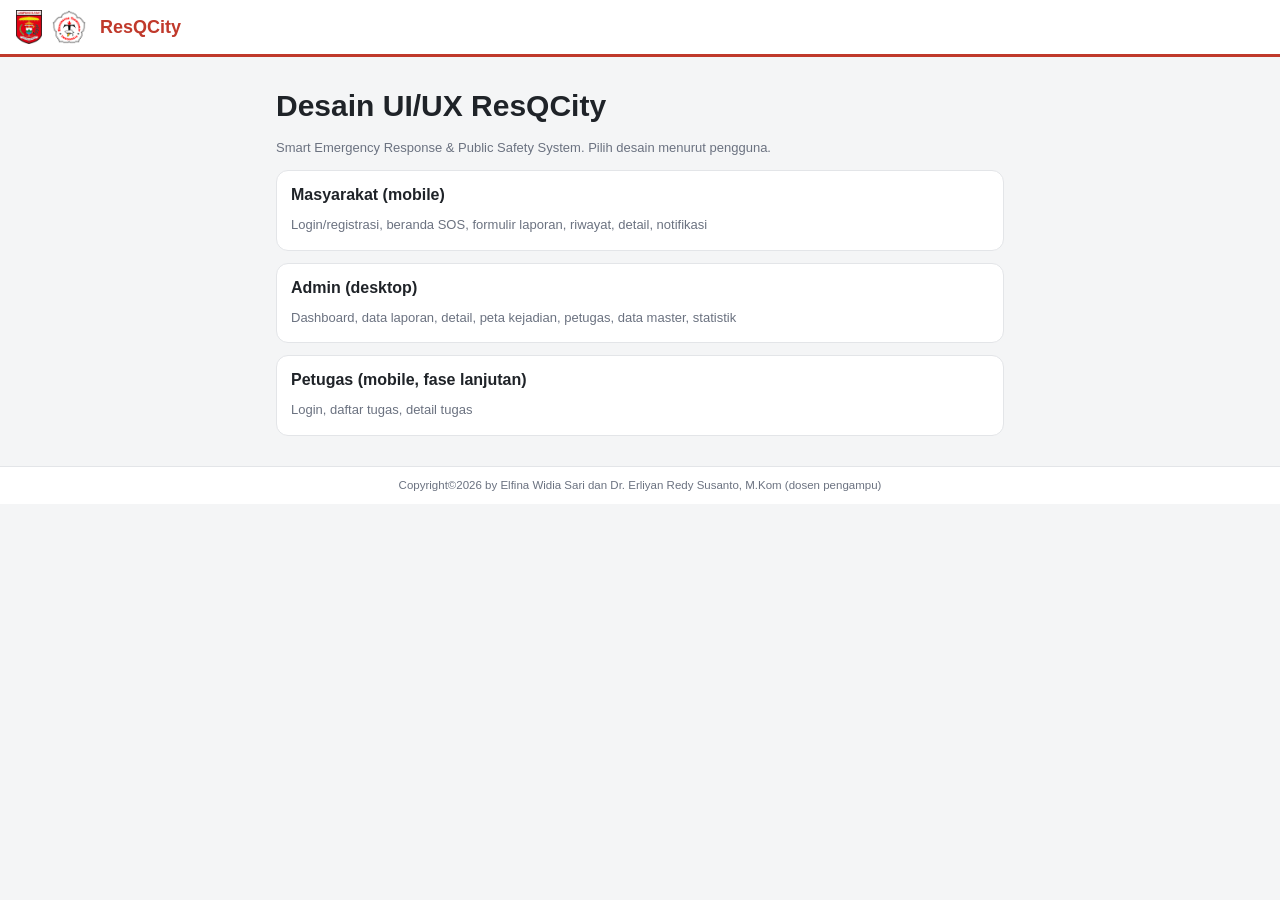
<file: index.html>
<!doctype html><html lang="id"><meta charset="utf-8"><meta name="viewport" content="width=device-width,initial-scale=1"><title>Desain ResQCity</title><link rel="stylesheet" href="style.css">
<body data-chrome="1"><div class="hub"><h1>Desain UI/UX ResQCity</h1><p class="mut">Smart Emergency Response & Public Safety System. Pilih desain menurut pengguna.</p>
<a class="card" href="masyarakat.html"><h3>Masyarakat (mobile)</h3><span class="mut">Login/registrasi, beranda SOS, formulir laporan, riwayat, detail, notifikasi</span></a>
<a class="card" href="admin.html"><h3>Admin (desktop)</h3><span class="mut">Dashboard, data laporan, detail, peta kejadian, petugas, data master, statistik</span></a>
<a class="card" href="petugas.html"><h3>Petugas (mobile, fase lanjutan)</h3><span class="mut">Login, daftar tugas, detail tugas</span></a></div><script src="app.js"></script>
</file>
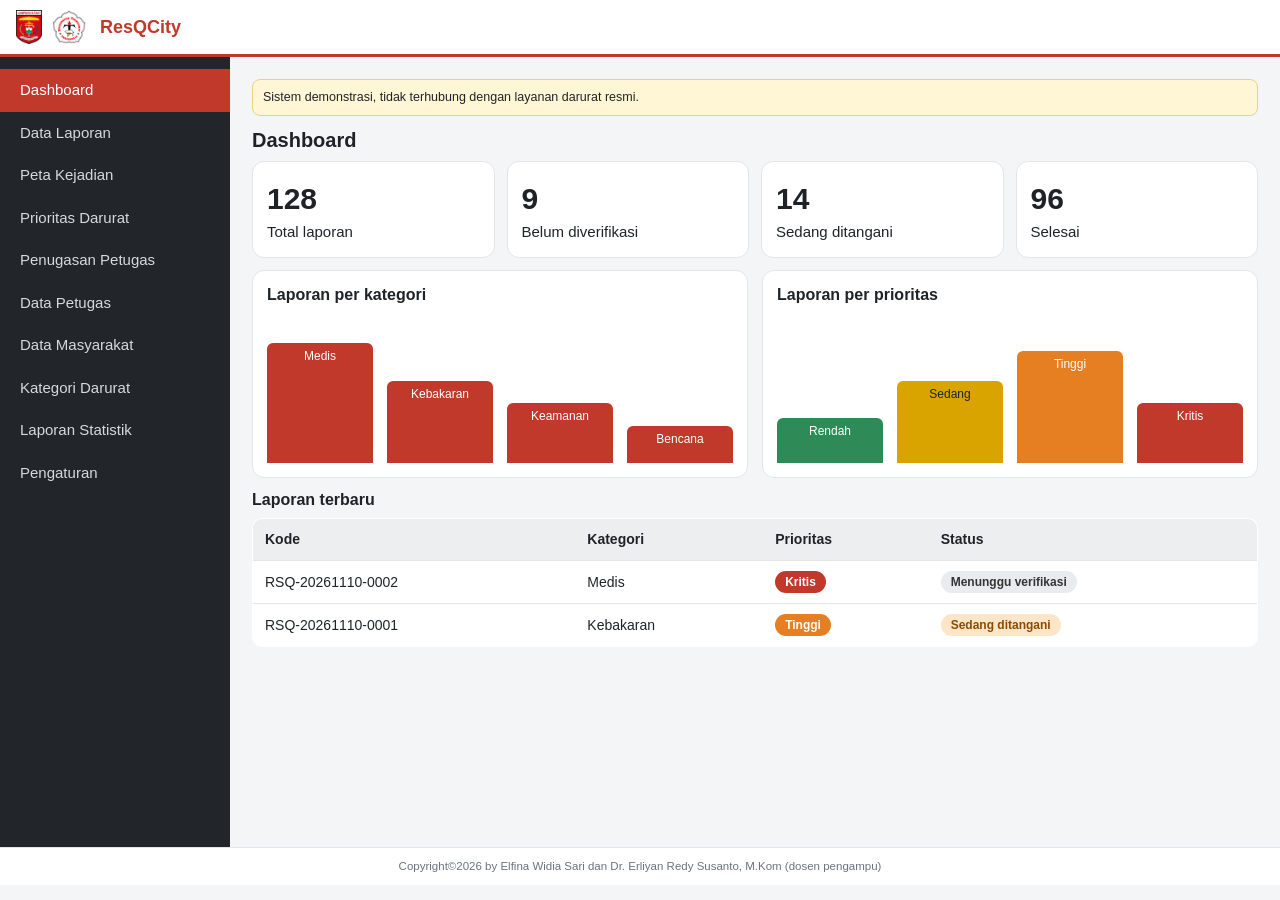
<file: admin.html>
<!doctype html><html lang="id"><meta charset="utf-8"><meta name="viewport" content="width=device-width,initial-scale=1"><title>ResQCity – Admin</title><link rel="stylesheet" href="style.css"><body data-chrome="1">
<div class="admin"><nav class="side"><a href="#dashboard">Dashboard</a><a href="#laporan">Data Laporan</a><a href="#peta">Peta Kejadian</a><a href="#laporan">Prioritas Darurat</a><a href="#petugas">Penugasan Petugas</a><a href="#petugas">Data Petugas</a><a href="#kelola">Data Masyarakat</a><a href="#kelola">Kategori Darurat</a><a href="#statistik">Laporan Statistik</a><a href="#kelola">Pengaturan</a></nav><main>
<div class="demo">Sistem demonstrasi, tidak terhubung dengan layanan darurat resmi.</div>
<section class="sec" id="dashboard"><h2>Dashboard</h2><div class="stats"><div class="card stat"><b>128</b>Total laporan</div><div class="card stat"><b>9</b>Belum diverifikasi</div><div class="card stat"><b>14</b>Sedang ditangani</div><div class="card stat"><b>96</b>Selesai</div></div>
<div class="g2"><div class="card"><h3>Laporan per kategori</h3><div class="bars"><div style="height:80%">Medis</div><div style="height:55%">Kebakaran</div><div style="height:40%">Keamanan</div><div style="height:25%">Bencana</div></div></div>
<div class="card"><h3>Laporan per prioritas</h3><div class="bars"><div style="height:30%;background:var(--ok)">Rendah</div><div style="height:55%;background:var(--warn);color:#222">Sedang</div><div style="height:75%;background:var(--hi)">Tinggi</div><div style="height:40%">Kritis</div></div></div></div>
<h3>Laporan terbaru</h3><table><tr><th>Kode</th><th>Kategori</th><th>Prioritas</th><th>Status</th></tr><tr><td>RSQ-20261110-0002</td><td>Medis</td><td><span class="badge b-kritis">Kritis</span></td><td><span class="badge s">Menunggu verifikasi</span></td></tr><tr><td>RSQ-20261110-0001</td><td>Kebakaran</td><td><span class="badge b-tinggi">Tinggi</span></td><td><span class="badge s-p s">Sedang ditangani</span></td></tr></table></section>
<section class="sec" id="laporan"><h2>Data Laporan</h2><div class="filters"><select aria-label="Kategori"><option>Semua kategori</option></select><select aria-label="Wilayah"><option>Semua wilayah</option></select><input type="date" aria-label="Tanggal"><select aria-label="Prioritas"><option>Semua prioritas</option></select></div>
<table><tr><th>Kode</th><th>Pelapor</th><th>Kategori</th><th>Prioritas</th><th>Status</th><th></th></tr>
<tr><td>RSQ-20261110-0002</td><td>Budi</td><td>Medis</td><td><span class="badge b-kritis">Kritis</span></td><td><span class="badge s">Menunggu verifikasi</span></td><td><a href="#detail">Buka</a></td></tr>
<tr><td>RSQ-20261110-0001</td><td>Elfina</td><td>Kebakaran</td><td><span class="badge b-tinggi">Tinggi</span></td><td><span class="badge s-p s">Sedang ditangani</span></td><td><a href="#detail">Buka</a></td></tr>
<tr><td>RSQ-20261104-0007</td><td>Sari</td><td>Keamanan</td><td><span class="badge b-sedang">Sedang</span></td><td><span class="badge s-d s">Selesai</span></td><td><a href="#detail">Buka</a></td></tr></table><div class="pg"><span>‹</span><span class="on">1</span><span>2</span><span>3</span><span>›</span></div></section>
<section class="sec" id="detail"><h2>Detail laporan RSQ-20261110-0001</h2><div class="g3"><div><div class="card"><b>Pelapor:</b> Elfina · 0812-0000-0000<br><b>Kategori:</b> Kebakaran<br><b>Kronologi:</b> Api terlihat di lahan kosong dekat pasar.</div><div class="map big"><i style="left:48%;top:45%;background:var(--hi)"></i></div></div>
<div><div class="card"><label>Prioritas</label><select><option>Tinggi</option><option>Kritis</option></select><label>Status</label><select><option>Sedang ditangani</option></select><label>Catatan</label><textarea rows="2"></textarea><br><br><a class="btn ok blk" href="#">Verifikasi laporan</a><br><a class="btn sec blk" href="#">Tolak laporan</a></div>
<div class="card"><h3>Riwayat perubahan</h3><ul class="tl"><li class="done">Menunggu verifikasi<small>08.12</small></li><li class="done">Terverifikasi<small>08.20 · Admin</small></li><li class="now">Sedang ditangani<small>08.35</small></li></ul></div></div></div></section>
<section class="sec" id="peta"><h2>Peta Kejadian</h2><div class="g3"><div class="map big"><i style="left:30%;top:40%;background:var(--crit)"></i><i style="left:55%;top:25%;background:var(--hi)"></i><i style="left:70%;top:60%;background:var(--warn)"></i><i style="left:20%;top:70%;background:var(--ok)"></i>
<div class="card" style="position:absolute;left:34%;top:40%;width:210px;font-size:13px"><b>RSQ-20261110-0002</b><br>Medis · Kritis · Menunggu verifikasi<br><a href="#detail">Lihat detail</a></div></div>
<div class="card"><h3>Filter</h3><label>Kategori</label><select><option>Semua</option></select><label>Prioritas</label><select><option>Semua</option></select><label>Rentang tanggal</label><input type="date"></div></div></section>
<section class="sec" id="petugas"><h2>Petugas dan penugasan</h2><div class="g3"><table><tr><th>Nama</th><th>Layanan</th><th>Instansi</th><th>Aktif</th></tr><tr><td>Rudi</td><td>Kebakaran</td><td>Damkar</td><td>Ya</td></tr><tr><td>Dewi</td><td>Medis</td><td>Puskesmas</td><td>Ya</td></tr></table>
<div class="card"><h3>Tugaskan petugas</h3><label>Laporan</label><select><option>RSQ-20261110-0002</option></select><label>Petugas</label><select><option>Dewi (Medis)</option></select><br><br><a class="btn blk" href="#">Tugaskan</a></div></div></section>
<section class="sec" id="kelola"><h2>Pengguna dan kategori darurat</h2><div class="g3"><table><tr><th>Nama</th><th>Peran</th><th></th></tr><tr><td>Elfina</td><td>Masyarakat</td><td><a href="#">Ubah</a></td></tr><tr><td>Admin Kota</td><td>Admin</td><td><a href="#">Ubah</a></td></tr></table>
<div class="card"><h3>Tambah kategori</h3><div class="err"><label for="k">Nama kategori</label><input id="k"><div class="msg">Nama kategori wajib diisi.</div></div><br><a class="btn blk" href="#">Simpan kategori</a></div></div></section>
<section class="sec" id="statistik"><h2>Laporan Statistik</h2><div class="g2"><div class="card"><h3>Laporan per bulan</h3><div class="bars"><div style="height:30%">Agu</div><div style="height:50%">Sep</div><div style="height:70%">Okt</div><div style="height:90%">Nov</div></div></div>
<table><tr><th>Wilayah</th><th>Jumlah kejadian</th></tr><tr><td>Liwa</td><td>42</td></tr><tr><td>Sukau</td><td>27</td></tr><tr><td>Balik Bukit</td><td>19</td></tr></table></div></section>
</main></div><script src="app.js"></script>
</file>
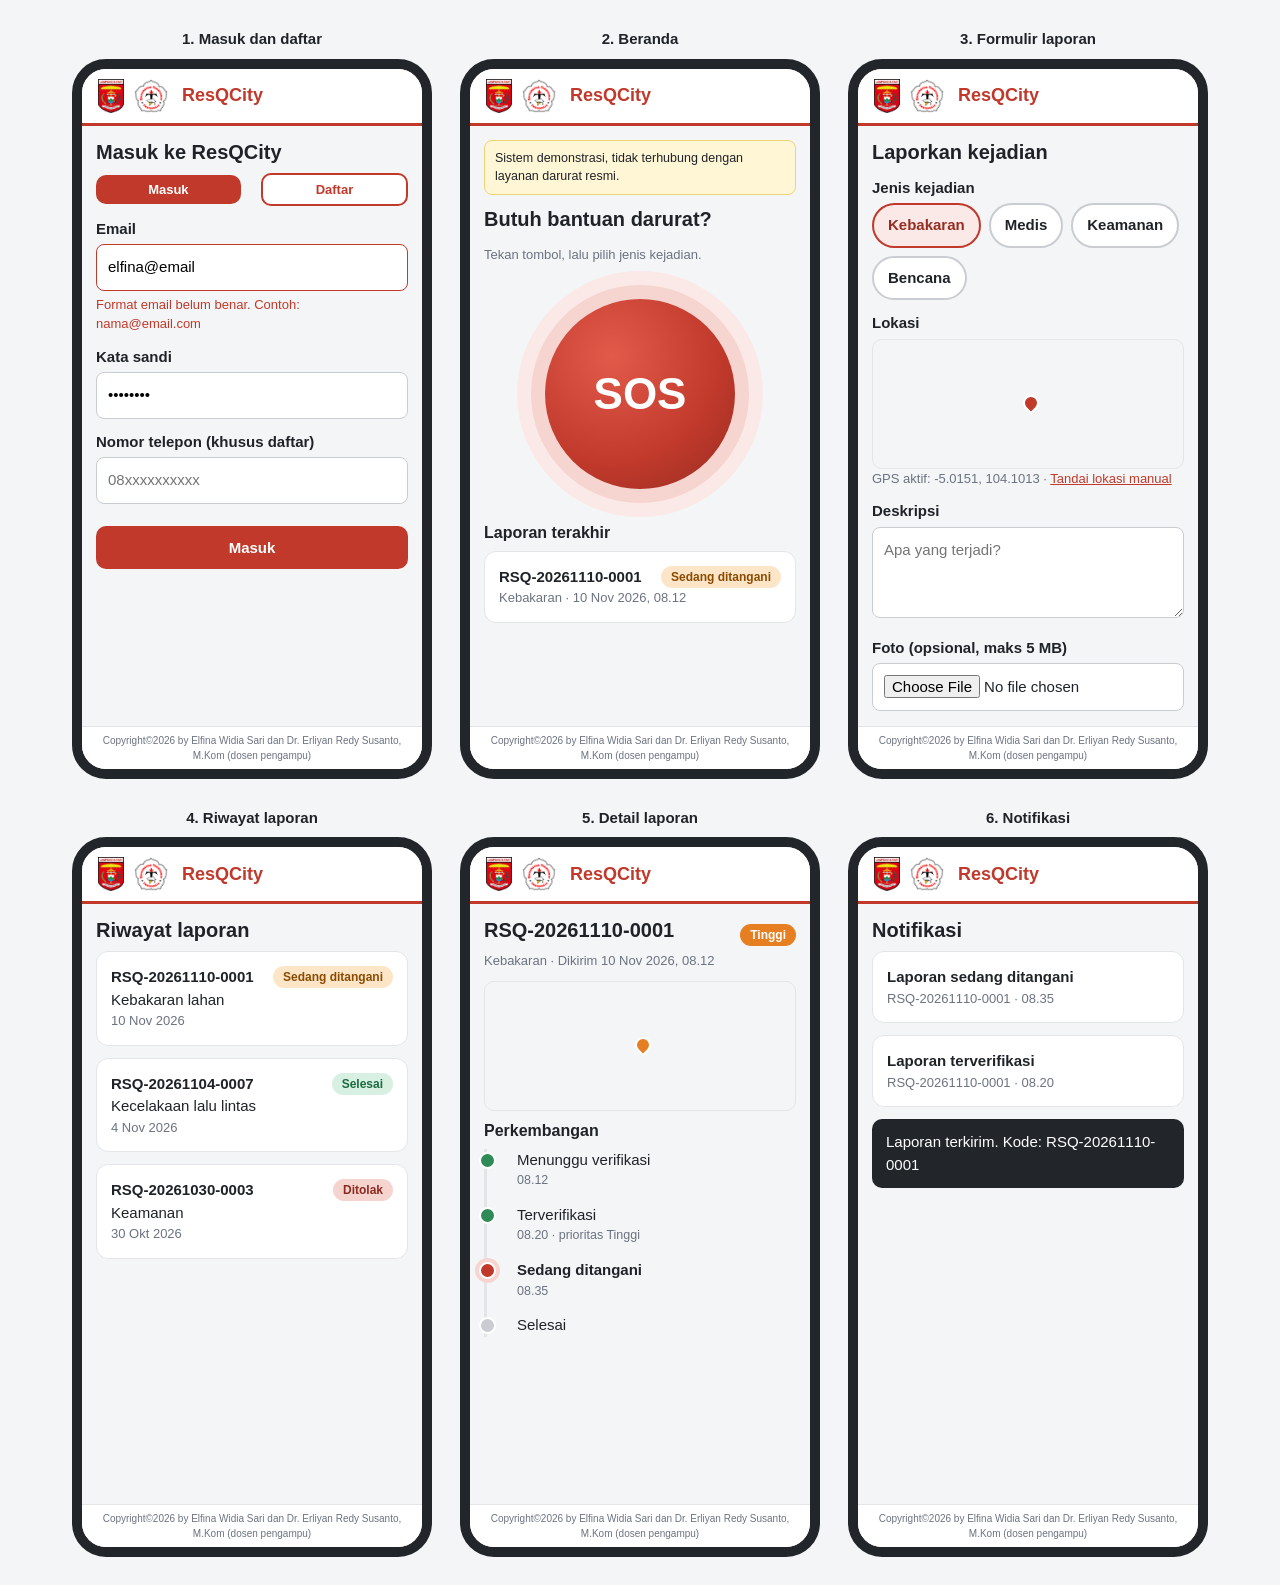
<file: masyarakat.html>
<!doctype html><html lang="id"><meta charset="utf-8"><meta name="viewport" content="width=device-width,initial-scale=1"><title>ResQCity – Masyarakat</title><link rel="stylesheet" href="style.css"><body>
<div class="phones">
<div><div class="cap">1. Masuk dan daftar</div><div class="phone"><div class="body"><h2>Masuk ke ResQCity</h2><div class="row"><span class="btn sm blk">Masuk</span>&nbsp;<span class="btn sm sec blk">Daftar</span></div>
<div class="err"><label for="e">Email</label><input id="e" value="elfina@email"><div class="msg">Format email belum benar. Contoh: nama@email.com</div></div>
<label for="p">Kata sandi</label><input id="p" type="password" value="password"><label for="n">Nomor telepon (khusus daftar)</label><input id="n" placeholder="08xxxxxxxxxx"><br><br><a class="btn blk" href="#">Masuk</a></div></div></div>
<div><div class="cap">2. Beranda</div><div class="phone"><div class="body"><div class="demo">Sistem demonstrasi, tidak terhubung dengan layanan darurat resmi.</div><h2>Butuh bantuan darurat?</h2><p class="mut">Tekan tombol, lalu pilih jenis kejadian.</p><button class="sos">SOS</button>
<h3>Laporan terakhir</h3><div class="card"><div class="row"><b>RSQ-20261110-0001</b><span class="badge s-p s">Sedang ditangani</span></div><div class="mut">Kebakaran · 10 Nov 2026, 08.12</div></div></div></div></div>
<div><div class="cap">3. Formulir laporan</div><div class="phone"><div class="body"><h2>Laporkan kejadian</h2><label>Jenis kejadian</label><div class="chips"><span class="chip on">Kebakaran</span><span class="chip">Medis</span><span class="chip">Keamanan</span><span class="chip">Bencana</span></div>
<label>Lokasi</label><div class="map"><i style="left:150px;top:55px;background:var(--crit)"></i></div><div class="mut">GPS aktif: -5.0151, 104.1013 · <a href="#">Tandai lokasi manual</a></div>
<label for="d">Deskripsi</label><textarea id="d" rows="3" placeholder="Apa yang terjadi?"></textarea><label>Foto (opsional, maks 5 MB)</label><input type="file"><br><br><a class="btn blk" href="#">Kirim laporan</a></div></div></div>
<div><div class="cap">4. Riwayat laporan</div><div class="phone"><div class="body"><h2>Riwayat laporan</h2>
<div class="card"><div class="row"><b>RSQ-20261110-0001</b><span class="badge s-p s">Sedang ditangani</span></div><div>Kebakaran lahan</div><div class="mut">10 Nov 2026</div></div>
<div class="card"><div class="row"><b>RSQ-20261104-0007</b><span class="badge s-d s">Selesai</span></div><div>Kecelakaan lalu lintas</div><div class="mut">4 Nov 2026</div></div>
<div class="card"><div class="row"><b>RSQ-20261030-0003</b><span class="badge s-x s">Ditolak</span></div><div>Keamanan</div><div class="mut">30 Okt 2026</div></div></div></div></div>
<div><div class="cap">5. Detail laporan</div><div class="phone"><div class="body"><div class="row"><h2>RSQ-20261110-0001</h2><span class="badge b-tinggi">Tinggi</span></div><div class="mut">Kebakaran · Dikirim 10 Nov 2026, 08.12</div><div class="map" style="margin:10px 0"><i style="left:150px;top:55px;background:var(--hi)"></i></div>
<h3>Perkembangan</h3><ul class="tl"><li class="done">Menunggu verifikasi<small>08.12</small></li><li class="done">Terverifikasi<small>08.20 · prioritas Tinggi</small></li><li class="now"><b>Sedang ditangani</b><small>08.35</small></li><li>Selesai</li></ul></div></div></div>
<div><div class="cap">6. Notifikasi</div><div class="phone"><div class="body"><h2>Notifikasi</h2>
<div class="card"><b>Laporan sedang ditangani</b><div class="mut">RSQ-20261110-0001 · 08.35</div></div><div class="card"><b>Laporan terverifikasi</b><div class="mut">RSQ-20261110-0001 · 08.20</div></div>
<div class="toast">Laporan terkirim. Kode: RSQ-20261110-0001</div></div></div></div>
</div><script src="app.js"></script>
</file>
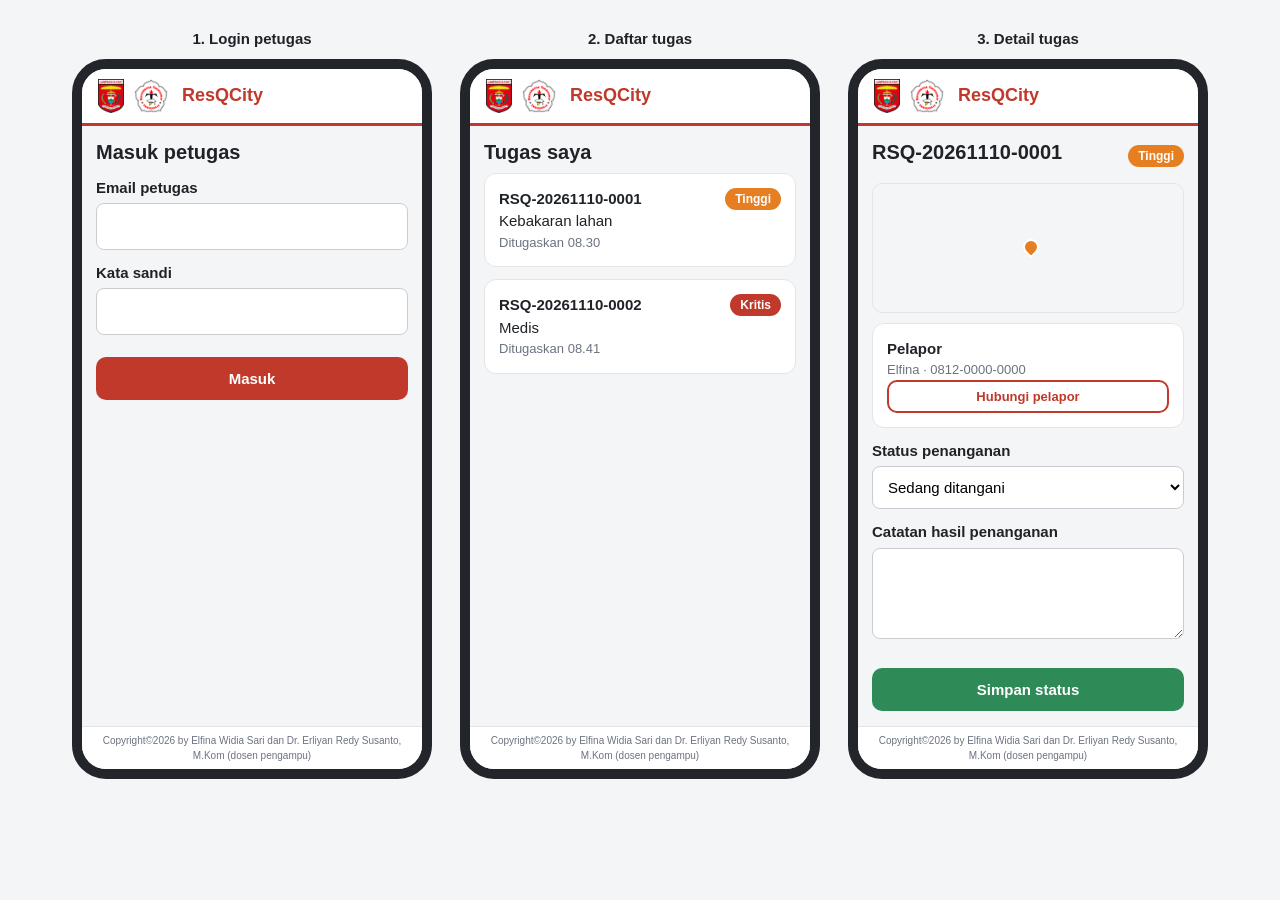
<file: petugas.html>
<!doctype html><html lang="id"><meta charset="utf-8"><meta name="viewport" content="width=device-width,initial-scale=1"><title>ResQCity – Petugas</title><link rel="stylesheet" href="style.css"><body>
<div class="phones">
<div><div class="cap">1. Login petugas</div><div class="phone"><div class="body"><h2>Masuk petugas</h2><label for="u">Email petugas</label><input id="u"><label for="p">Kata sandi</label><input id="p" type="password"><br><br><a class="btn blk" href="#">Masuk</a></div></div></div>
<div><div class="cap">2. Daftar tugas</div><div class="phone"><div class="body"><h2>Tugas saya</h2>
<div class="card"><div class="row"><b>RSQ-20261110-0001</b><span class="badge b-tinggi">Tinggi</span></div><div>Kebakaran lahan</div><div class="mut">Ditugaskan 08.30</div></div>
<div class="card"><div class="row"><b>RSQ-20261110-0002</b><span class="badge b-kritis">Kritis</span></div><div>Medis</div><div class="mut">Ditugaskan 08.41</div></div></div></div></div>
<div><div class="cap">3. Detail tugas</div><div class="phone"><div class="body"><div class="row"><h2>RSQ-20261110-0001</h2><span class="badge b-tinggi">Tinggi</span></div><div class="map" style="margin:10px 0"><i style="left:150px;top:55px;background:var(--hi)"></i></div>
<div class="card"><b>Pelapor</b><div class="mut">Elfina · 0812-0000-0000</div><a class="btn sm sec" href="#">Hubungi pelapor</a></div>
<label for="s">Status penanganan</label><select id="s"><option>Sedang ditangani</option><option>Selesai</option></select><label for="c">Catatan hasil penanganan</label><textarea id="c" rows="3"></textarea><br><br><a class="btn ok blk" href="#">Simpan status</a></div></div></div>
</div><script src="app.js"></script>
</file>
<file: style.css>
:root{--red:#C0392B;--redd:#962d22;--ink:#1f2328;--mut:#6b7280;--line:#e3e5e8;--bg:#f4f5f6;--ok:#2e8b57;--warn:#d9a300;--hi:#e67e22;--crit:#C0392B;--blue:#2f6fb3}
*{box-sizing:border-box}body{margin:0;font:15px/1.5 Inter,Arial,sans-serif;color:var(--ink);background:var(--bg)}
a{color:var(--red)}h1,h2,h3{margin:0 0 8px;line-height:1.25}h2{font-size:20px}h3{font-size:16px}
.top{display:flex;align-items:center;gap:10px;padding:10px 16px;background:#fff;border-bottom:3px solid var(--red)}
.top img{height:34px;width:auto}.top b{font-size:18px;color:var(--red);margin-left:4px}
.foot{padding:10px 16px;font-size:11.5px;color:var(--mut);text-align:center;border-top:1px solid var(--line);background:#fff}
.btn{display:inline-block;border:0;border-radius:10px;padding:13px 18px;font:600 15px Arial;background:var(--red);color:#fff;cursor:pointer;text-align:center;text-decoration:none}
.btn:focus-visible,input:focus-visible,select:focus-visible,textarea:focus-visible,a:focus-visible{outline:3px solid var(--blue);outline-offset:2px}
.btn.sec{background:#fff;color:var(--red);border:2px solid var(--red)}.btn.ok{background:var(--ok)}.btn.blk{display:block;width:100%}.btn.sm{padding:7px 12px;font-size:13px}
label{display:block;font-weight:600;margin:12px 0 4px}input,select,textarea{width:100%;padding:11px;border:1.5px solid #c9ccd1;border-radius:8px;font:inherit;background:#fff}
.err input{border-color:var(--crit)}.msg{color:var(--crit);font-size:13px;margin-top:4px}
.card{background:#fff;border:1px solid var(--line);border-radius:12px;padding:14px;margin-bottom:12px}
.badge{display:inline-block;padding:2px 10px;border-radius:99px;font-size:12px;font-weight:700;color:#fff}
.b-rendah{background:var(--ok)}.b-sedang{background:var(--warn);color:#222}.b-tinggi{background:var(--hi)}.b-kritis{background:var(--crit)}
.s{background:#e9ecef;color:#333}.s-v{background:#dbe8f7;color:#1d4f8a}.s-p{background:#fde6c8;color:#8a4b00}.s-d{background:#d8f0e2;color:#1b6b40}.s-x{background:#f5d4d0;color:#8d2a20}
.phones{display:flex;flex-wrap:wrap;gap:28px;justify-content:center;padding:28px 12px}
.phone{width:360px;height:720px;background:#fff;border:10px solid #22262b;border-radius:34px;overflow:hidden;display:flex;flex-direction:column}
.phone>.body{flex:1;overflow:auto;padding:14px;background:var(--bg)}.phone .foot{font-size:10px;padding:6px 8px}
.cap{width:360px;text-align:center;font-weight:700;margin-bottom:8px}
.sos{width:190px;height:190px;border-radius:50%;border:0;background:radial-gradient(circle at 35% 30%,#e25a4a,var(--red) 60%,var(--redd));color:#fff;font:800 44px Arial;box-shadow:0 0 0 14px #f6d5d1,0 0 0 28px #fbe9e7;display:block;margin:34px auto}
.chips{display:flex;flex-wrap:wrap;gap:8px}.chip{padding:9px 14px;border:2px solid #c9ccd1;border-radius:99px;background:#fff;font-weight:600}.chip.on{border-color:var(--red);background:#fbe9e7;color:var(--redd)}
.map{height:130px;border-radius:10px;border:1px solid var(--line);position:relative;overflow:hidden;background:#e8eef0 repeating-linear-gradient(0deg,transparent 0 24px,#d5dde0 24px 25px),repeating-linear-gradient(90deg,transparent 0 24px,#d5dde0 24px 25px)}
.map i{position:absolute;width:16px;height:16px;border-radius:50% 50% 50% 0;transform:rotate(-45deg);border:2px solid #fff}
.map.big{height:420px}.tl{list-style:none;margin:0;padding:0 0 0 18px;border-left:3px solid var(--line)}.tl li{position:relative;margin:0 0 14px;padding-left:12px}.tl li:before{content:"";position:absolute;left:-26px;top:3px;width:13px;height:13px;border-radius:50%;background:#c9ccd1;border:2px solid #fff}
.tl li.done:before{background:var(--ok)}.tl li.now:before{background:var(--red);box-shadow:0 0 0 4px #f6d5d1}.tl small{display:block;color:var(--mut)}
.toast{background:#22262b;color:#fff;border-radius:10px;padding:12px 14px;margin-top:10px}.demo{background:#fff6d6;border:1px solid #ecd37a;border-radius:8px;padding:8px 10px;font-size:12.5px;margin-bottom:12px}
.row{display:flex;justify-content:space-between;align-items:center;gap:8px}.mut{color:var(--mut);font-size:13px}
.admin{display:grid;grid-template-columns:230px 1fr;min-height:calc(100vh - 110px)}.side{background:#22262b;padding:12px 0}.side a{display:block;color:#d6d9dd;padding:10px 20px;text-decoration:none}.side a.on,.side a:hover{background:var(--red);color:#fff}
main{padding:22px;overflow:auto}.sec{display:none}.sec.on{display:block}
.stats{display:grid;grid-template-columns:repeat(4,1fr);gap:12px}.stat b{font-size:30px;display:block}.g2{display:grid;grid-template-columns:1fr 1fr;gap:14px}.g3{display:grid;grid-template-columns:2fr 1fr;gap:14px}
table{width:100%;border-collapse:collapse;background:#fff;border:1px solid var(--line);border-radius:10px;overflow:hidden}th,td{padding:10px 12px;text-align:left;border-bottom:1px solid var(--line);font-size:14px}th{background:#eceef0}
.bars{display:flex;align-items:flex-end;gap:14px;height:150px}.bars div{flex:1;background:var(--red);border-radius:6px 6px 0 0;color:#fff;text-align:center;font-size:12px;padding-top:4px}
.filters{display:flex;gap:10px;flex-wrap:wrap;margin-bottom:12px}.filters select,.filters input{width:auto;min-width:150px}.pg{display:flex;gap:6px;justify-content:flex-end;margin-top:10px}.pg span{padding:6px 11px;border:1px solid var(--line);background:#fff;border-radius:6px}.pg .on{background:var(--red);color:#fff}
.hub{max-width:760px;margin:30px auto;padding:0 16px}.hub a.card{display:block;text-decoration:none;color:inherit}
@media(max-width:820px){.admin{grid-template-columns:1fr}.side{display:flex;overflow:auto}.side a{white-space:nowrap}.stats,.g2,.g3{grid-template-columns:1fr 1fr}.g3{grid-template-columns:1fr}}
@media(prefers-reduced-motion:no-preference){.sos{transition:transform .15s}.sos:active{transform:scale(.95)}}
</file>
